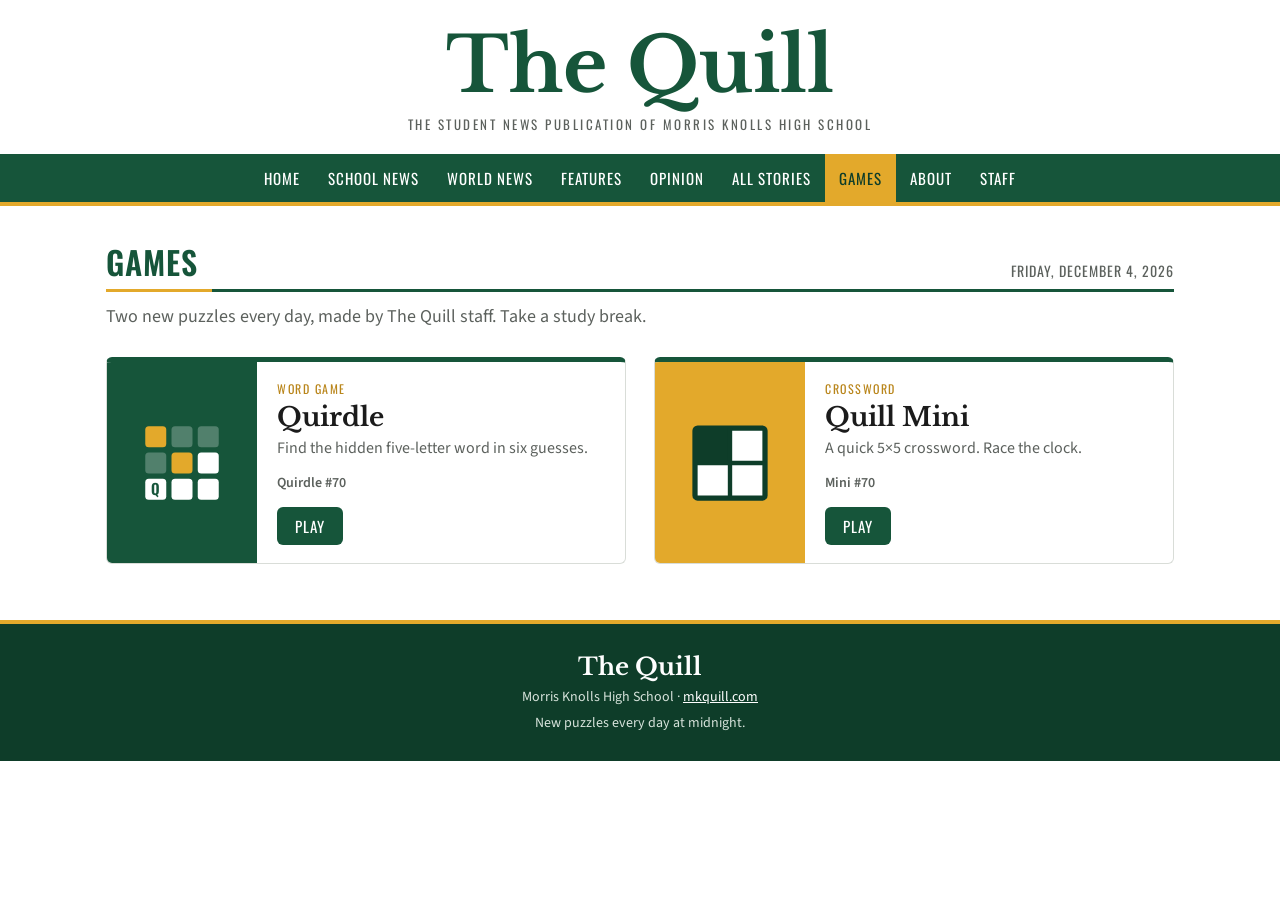
<file: quill-games/index.html>
<!doctype html>
<html lang="en">
<head>
  <meta charset="utf-8">
  <meta name="viewport" content="width=device-width, initial-scale=1">
  <meta name="color-scheme" content="light only">
  <title>Games – The Quill</title>
  <meta name="description" content="Daily word games and puzzles from The Quill: Quirdle and the Quill Mini crossword.">
  <link rel="preconnect" href="https://fonts.googleapis.com">
  <link rel="preconnect" href="https://fonts.gstatic.com" crossorigin>
  <link href="https://fonts.googleapis.com/css2?family=Libre+Baskerville:wght@400;700&family=Oswald:wght@400;500;600&family=Source+Sans+3:wght@400;600;700&display=swap" rel="stylesheet">
  <link rel="stylesheet" href="css/games.css">
</head>
<body>
  <header class="site-masthead">
    <a class="logo" href="https://mkquill.com/">The Quill</a>
    <div class="tagline">The Student News Publication of Morris Knolls High School</div>
  </header>

  <nav class="site-nav" aria-label="Sections">
    <ul>
      <li><a href="https://mkquill.com/">Home</a></li>
      <li><a href="https://mkquill.com/category/school-news/">School News</a></li>
      <li><a href="https://mkquill.com/category/world-news/">World News</a></li>
      <li><a href="https://mkquill.com/category/features/">Features</a></li>
      <li><a href="https://mkquill.com/category/opinion/">Opinion</a></li>
      <li><a href="https://mkquill.com/category/all-stories/">All Stories</a></li>
      <li><a href="index.html" aria-current="page">Games</a></li>
      <li><a href="https://mkquill.com/about/">About</a></li>
      <li><a href="https://mkquill.com/staff/">Staff</a></li>
    </ul>
  </nav>

  <main class="hub">
    <div class="section-head">
      <h1>Games</h1>
      <span class="date" id="today"></span>
    </div>
    <p class="hub-intro">Two new puzzles every day, made by The Quill staff. Take a study break.</p>

    <section class="game-grid">
      <a class="game-card quirdle" href="quirdle.html">
        <div class="art" aria-hidden="true">
          <svg viewBox="0 0 96 96">
            <rect x="6" y="6" width="24" height="24" rx="4" fill="#e3a92b"/>
            <rect x="36" y="6" width="24" height="24" rx="4" fill="#ffffff" fill-opacity="0.25"/>
            <rect x="66" y="6" width="24" height="24" rx="4" fill="#ffffff" fill-opacity="0.25"/>
            <rect x="6" y="36" width="24" height="24" rx="4" fill="#ffffff" fill-opacity="0.25"/>
            <rect x="36" y="36" width="24" height="24" rx="4" fill="#e3a92b"/>
            <rect x="66" y="36" width="24" height="24" rx="4" fill="#ffffff"/>
            <rect x="6" y="66" width="24" height="24" rx="4" fill="#ffffff"/>
            <rect x="36" y="66" width="24" height="24" rx="4" fill="#ffffff"/>
            <rect x="66" y="66" width="24" height="24" rx="4" fill="#ffffff"/>
            <text x="18" y="85" font-family="Oswald, Arial" font-weight="600" font-size="17" fill="#16553a" text-anchor="middle">Q</text>
          </svg>
        </div>
        <div class="body">
          <span class="kicker">Word game</span>
          <h2>Quirdle</h2>
          <p class="desc">Find the hidden five-letter word in six guesses.</p>
          <div class="status" id="quirdle-status"></div>
          <span class="play">Play</span>
        </div>
      </a>

      <a class="game-card mini" href="mini.html">
        <div class="art" aria-hidden="true">
          <svg viewBox="0 0 96 96">
            <!-- 2x2 crossword: one black square, three open squares -->
            <rect x="8" y="8" width="80" height="80" rx="3" fill="#ffffff" stroke="#0e3d29" stroke-width="6"/>
            <rect x="8" y="8" width="40" height="40" fill="#0e3d29"/>
            <line x1="48" y1="8" x2="48" y2="88" stroke="#0e3d29" stroke-width="5"/>
            <line x1="8" y1="48" x2="88" y2="48" stroke="#0e3d29" stroke-width="5"/>
          </svg>
        </div>
        <div class="body">
          <span class="kicker">Crossword</span>
          <h2>Quill Mini</h2>
          <p class="desc">A quick 5&times;5 crossword. Race the clock.</p>
          <div class="status" id="mini-status"></div>
          <span class="play">Play</span>
        </div>
      </a>
    </section>
  </main>

  <footer class="site-footer">
    <div class="logo">The Quill</div>
    <div>Morris Knolls High School &middot; <a href="https://mkquill.com/">mkquill.com</a></div>
    <div style="margin-top:6px">New puzzles every day at midnight.</div>
  </footer>

  <script src="js/common.js"></script>
  <script>
    (function () {
      var day = Quill.puzzleNumber();
      document.getElementById("today").textContent = Quill.prettyDate();

      var q = Quill.load("quirdle-state", null);
      var qs = document.getElementById("quirdle-status");
      if (q && q.day === day) {
        if (q.status === "won") { qs.textContent = "✓ Solved in " + q.guesses.length + "/6"; qs.classList.add("done"); }
        else if (q.status === "lost") qs.textContent = "Better luck tomorrow";
        else if (q.guesses.length) qs.textContent = "In progress · " + q.guesses.length + "/6 guesses";
      }
      if (!qs.textContent) qs.textContent = "Quirdle #" + (day + 1);

      var m = Quill.load("mini-state", null);
      var ms = document.getElementById("mini-status");
      if (m && m.day === day && m.done) { ms.textContent = "✓ Solved in " + Quill.formatTime(m.seconds); ms.classList.add("done"); }
      else if (m && m.day === day && m.started) ms.textContent = "In progress · " + Quill.formatTime(m.seconds);
      else ms.textContent = "Mini #" + (day + 1);
    })();
  </script>
</body>
</html>
</file>
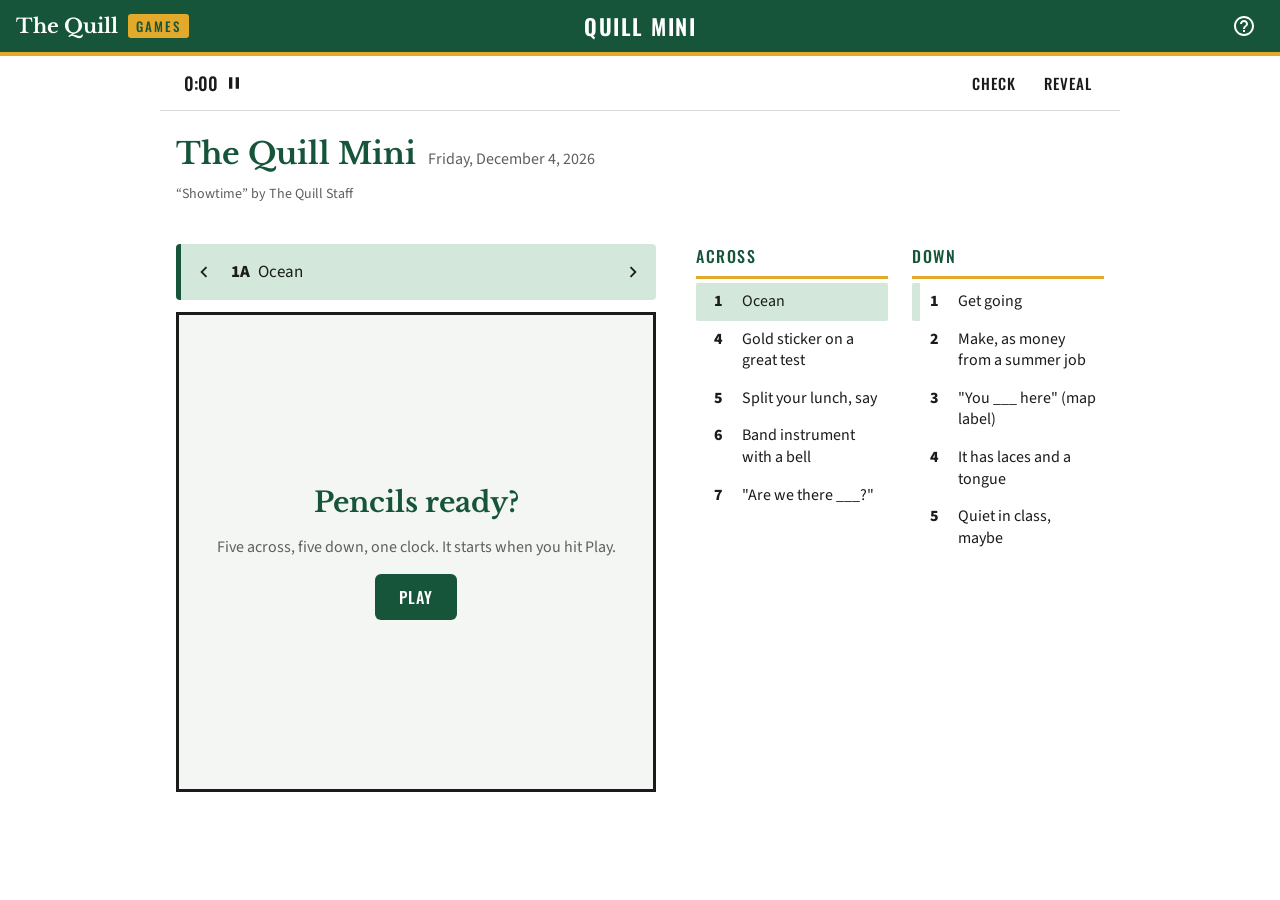
<file: quill-games/mini.html>
<!doctype html>
<html lang="en">
<head>
  <meta charset="utf-8">
  <meta name="viewport" content="width=device-width, initial-scale=1">
  <meta name="color-scheme" content="light only">
  <title>Quill Mini – The Quill Games</title>
  <meta name="description" content="The Quill Mini: a quick 5x5 daily crossword from The Quill at Morris Knolls High School.">
  <link rel="preconnect" href="https://fonts.googleapis.com">
  <link rel="preconnect" href="https://fonts.gstatic.com" crossorigin>
  <link href="https://fonts.googleapis.com/css2?family=Libre+Baskerville:wght@400;700&family=Oswald:wght@400;500;600&family=Source+Sans+3:wght@400;600;700&display=swap" rel="stylesheet">
  <link rel="stylesheet" href="css/games.css">
  <style>
    .toolbar {
      display: flex;
      align-items: center;
      justify-content: space-between;
      max-width: 960px;
      margin: 0 auto;
      padding: 8px 16px;
      border-bottom: 1px solid var(--line);
    }
    .timer {
      display: flex;
      align-items: center;
      gap: 6px;
      font-family: var(--display);
      font-weight: 500;
      font-variant-numeric: tabular-nums;
      font-size: 18px;
      background: none;
      border: 0;
      color: var(--text);
      padding: 6px 8px;
      border-radius: 4px;
    }
    .timer:hover { background: var(--surface); }
    .timer svg { width: 20px; height: 20px; }
    .menus { display: flex; gap: 4px; }
    .menu { position: relative; }
    .menu > button {
      background: none;
      border: 0;
      color: var(--text);
      font-family: var(--display);
      text-transform: uppercase;
      letter-spacing: 1px;
      font-size: 15px;
      font-weight: 500;
      padding: 8px 12px;
      border-radius: 4px;
    }
    .menu > button:hover, .menu.open > button { background: var(--surface); }
    .menu ul {
      display: none;
      position: absolute;
      right: 0;
      top: 100%;
      list-style: none;
      margin: 4px 0 0;
      padding: 6px 0;
      background: var(--bg);
      border: 1px solid var(--line);
      border-radius: 6px;
      box-shadow: var(--shadow);
      min-width: 150px;
      z-index: 50;
    }
    .menu.open ul { display: block; }
    .menu li button {
      display: block;
      width: 100%;
      text-align: left;
      background: none;
      border: 0;
      color: var(--text);
      padding: 10px 16px;
      font-size: 15px;
    }
    .menu li button:hover { background: var(--surface); }

    .layout {
      max-width: 960px;
      margin: 0 auto;
      padding: 24px 16px;
      display: grid;
      grid-template-columns: minmax(0, 480px) minmax(0, 1fr);
      gap: 40px;
      align-items: start;
    }
    .puzzle-meta {
      grid-column: 1 / -1;
      display: flex;
      align-items: baseline;
      gap: 12px;
      flex-wrap: wrap;
    }
    .puzzle-meta h1 { font-family: var(--serif); font-size: 30px; margin: 0; color: var(--heading); }
    .puzzle-meta .date { font-size: 16px; color: var(--muted); }
    .puzzle-meta .byline { font-size: 14px; color: var(--muted); width: 100%; }

    .clue-bar {
      display: flex;
      align-items: center;
      background: var(--cell-word);
      color: var(--text);
      min-height: 56px;
      border-radius: 4px;
      border-left: 5px solid var(--brand);
      margin-bottom: 12px;
      font-size: 17px;
    }
    .clue-bar .text { flex: 1; padding: 8px 4px; }
    .clue-bar .num { font-weight: 800; margin-right: 8px; }
    .clue-bar button {
      background: none;
      border: 0;
      color: inherit;
      align-self: stretch;
      padding: 0 12px;
      display: flex;
      align-items: center;
    }
    .clue-bar svg { width: 22px; height: 22px; }

    .grid-wrap { position: relative; container-type: inline-size; }
    .grid {
      display: grid;
      /* Fixed tracks so letters never resize the squares. */
      grid-template-columns: repeat(5, minmax(0, 1fr));
      grid-template-rows: repeat(5, minmax(0, 1fr));
      border: 3px solid var(--grid-border);
      aspect-ratio: 1;
      width: 100%;
      user-select: none;
      touch-action: manipulation;
    }
    .cell {
      position: relative;
      border: 1px solid var(--tile-filled);
      background: var(--cell-bg);
      display: flex;
      align-items: center;
      justify-content: center;
      min-width: 0;
      min-height: 0;
      overflow: hidden;
      line-height: 1;
      font-size: 11cqw;
      font-weight: 500;
      text-transform: uppercase;
      cursor: pointer;
    }
    .cell.block { background: var(--block); cursor: default; }
    .cell.in-word { background: var(--cell-word); }
    .cell.active { background: var(--cell-active); }
    .cell .n {
      position: absolute;
      top: 3px;
      left: 4px;
      font-size: 3.2cqw;
      line-height: 1;
      font-weight: 600;
    }
    .cell.wrong .ch { color: #d0021b; }
    .cell.wrong::after {
      content: "";
      position: absolute;
      inset: 0;
      background: linear-gradient(to top right, transparent calc(50% - 1px), #d0021b, transparent calc(50% + 1px));
    }
    .cell.revealed::before {
      content: "";
      position: absolute;
      top: 0;
      right: 0;
      border-style: solid;
      border-width: 0 12px 12px 0;
      border-color: transparent #2860d8 transparent transparent;
    }
    .cell.good .ch { color: #2860d8; }
    .grid.solved .cell:not(.block) { background: var(--cell-bg); }
    .grid.solved .cell:not(.block) .ch { animation: wave 0.5s ease; animation-delay: var(--d); }
    @keyframes wave {
      50% { transform: translateY(-8px); }
    }

    .cover {
      position: absolute;
      inset: 0;
      background: var(--surface);
      display: none;
      flex-direction: column;
      align-items: center;
      justify-content: center;
      text-align: center;
      gap: 16px;
      padding: 24px;
      border: 3px solid var(--grid-border);
    }
    .cover.show { display: flex; }
    .cover h2 { font-family: var(--serif); font-size: 28px; margin: 0; color: var(--heading); }
    .cover p { margin: 0; color: var(--muted); }

    .clue-lists {
      display: grid;
      grid-template-columns: 1fr 1fr;
      gap: 24px;
    }
    .clue-lists h3 {
      font-family: var(--display);
      font-size: 16px;
      font-weight: 500;
      text-transform: uppercase;
      letter-spacing: 1.5px;
      color: var(--heading);
      border-bottom: 3px solid var(--gold);
      padding-bottom: 8px;
      margin: 0 0 4px;
    }
    .clue-lists ol { list-style: none; margin: 0; padding: 0; }
    .clue-lists li {
      display: flex;
      gap: 10px;
      padding: 8px 8px 8px 10px;
      border-left: 8px solid transparent;
      cursor: pointer;
      line-height: 1.35;
      border-radius: 2px;
    }
    .clue-lists li .num { font-weight: 800; min-width: 18px; }
    .clue-lists li.cross { border-left-color: var(--cell-word); }
    .clue-lists li.current { background: var(--cell-word); }
    .clue-lists li.filled .txt { color: var(--muted); }

    .touch-kb { display: none; margin-top: 12px; }

    @media (max-width: 760px) {
      .layout { grid-template-columns: 1fr; gap: 16px; padding-top: 12px; }
      .puzzle-meta h1 { font-size: 24px; }
      .clue-lists { display: none; }
      .touch-kb { display: block; }
      .grid-col { max-width: 480px; margin: 0 auto; width: 100%; }
      .puzzle-meta .byline { display: none; }
      .grid-wrap { width: min(100%, max(260px, calc(100dvh - 450px))); margin: 0 auto; }
    }
  </style>
</head>
<body>
  <header class="games-header">
    <a class="brand" href="index.html" aria-label="Back to The Quill Games">
      <span class="masthead">The Quill</span><span class="section">Games</span>
    </a>
    <span class="title">Quill Mini</span>
    <div class="header-actions">
      <button class="icon-btn" data-open="help-modal" aria-label="How to play">
        <svg viewBox="0 0 24 24" fill="currentColor"><path d="M11 18h2v-2h-2v2zm1-16C6.48 2 2 6.48 2 12s4.48 10 10 10 10-4.48 10-10S17.52 2 12 2zm0 18c-4.41 0-8-3.59-8-8s3.59-8 8-8 8 3.59 8 8-3.59 8-8 8zm0-14c-2.21 0-4 1.79-4 4h2c0-1.1.9-2 2-2s2 .9 2 2c0 2-3 1.75-3 5h2c0-2.25 3-2.5 3-5 0-2.21-1.79-4-4-4z"/></svg>
      </button>
    </div>
  </header>

  <div class="toolbar">
    <button class="timer" id="timer" aria-label="Pause">
      <span id="timer-text">0:00</span>
      <svg id="pause-icon" viewBox="0 0 24 24" fill="currentColor"><path d="M6 19h4V5H6v14zm8-14v14h4V5h-4z"/></svg>
    </button>
    <div class="menus">
      <div class="menu" id="check-menu">
        <button type="button">Check</button>
        <ul>
          <li><button data-check="cell">Square</button></li>
          <li><button data-check="word">Word</button></li>
          <li><button data-check="puzzle">Puzzle</button></li>
        </ul>
      </div>
      <div class="menu" id="reveal-menu">
        <button type="button">Reveal</button>
        <ul>
          <li><button data-reveal="cell">Square</button></li>
          <li><button data-reveal="word">Word</button></li>
          <li><button data-reveal="puzzle">Puzzle</button></li>
          <li><button data-reset>Reset puzzle</button></li>
        </ul>
      </div>
    </div>
  </div>

  <div class="layout">
    <div class="puzzle-meta">
      <h1>The Quill Mini</h1>
      <span class="date" id="date"></span>
      <span class="byline" id="byline"></span>
    </div>

    <div class="grid-col">
      <div class="clue-bar">
        <button id="prev-clue" aria-label="Previous clue">
          <svg viewBox="0 0 24 24" fill="currentColor"><path d="M15.41 7.41 14 6l-6 6 6 6 1.41-1.41L10.83 12z"/></svg>
        </button>
        <div class="text"><span class="num" id="bar-num"></span><span id="bar-text"></span></div>
        <button id="next-clue" aria-label="Next clue">
          <svg viewBox="0 0 24 24" fill="currentColor"><path d="M10 6 8.59 7.41 13.17 12l-4.58 4.59L10 18l6-6z"/></svg>
        </button>
      </div>
      <div class="grid-wrap">
        <div class="grid" id="grid" aria-label="Crossword grid"></div>
        <div class="cover" id="start-cover">
          <h2>Pencils ready?</h2>
          <p>Five across, five down, one clock. It starts when you hit Play.</p>
          <button class="btn" id="start-btn">Play</button>
        </div>
        <div class="cover" id="pause-cover">
          <h2>Taking a break</h2>
          <p>The clock is stopped. Your answers are saved.</p>
          <button class="btn" id="resume-btn">Resume</button>
        </div>
      </div>
      <div class="keyboard touch-kb" id="keyboard"></div>
    </div>

    <div class="clue-lists">
      <div><h3>Across</h3><ol id="across-list"></ol></div>
      <div><h3>Down</h3><ol id="down-list"></ol></div>
    </div>
  </div>

  <div class="modal-backdrop" id="help-modal">
    <div class="modal" role="dialog" aria-labelledby="help-title">
      <button class="icon-btn close" data-close aria-label="Close">
        <svg viewBox="0 0 24 24" fill="currentColor"><path d="M19 6.41 17.59 5 12 10.59 6.41 5 5 6.41 10.59 12 5 17.59 6.41 19 12 13.41 17.59 19 19 17.59 13.41 12z"/></svg>
      </button>
      <h2 id="help-title">How to Play the Quill Mini</h2>
      <ul>
        <li>Pick a square and start typing. The highlighted row or column is the clue shown above the grid.</li>
        <li>Tap the same square again (or press Space) to flip between Across and Down.</li>
        <li>Arrow keys move you around. Tab or Enter skips to the next clue.</li>
        <li>Stuck? <b>Check</b> marks wrong letters in red and <b>Reveal</b> fills in answers, but help doesn't count toward your streak or best time.</li>
      </ul>
      <p>A new puzzle goes to press every night at midnight.</p>
    </div>
  </div>

  <div class="modal-backdrop" id="done-modal">
    <div class="modal" role="dialog" aria-labelledby="done-title" style="text-align:center">
      <button class="icon-btn close" data-close aria-label="Close">
        <svg viewBox="0 0 24 24" fill="currentColor"><path d="M19 6.41 17.59 5 12 10.59 6.41 5 5 6.41 10.59 12 5 17.59 6.41 19 12 13.41 17.59 19 19 17.59 13.41 12z"/></svg>
      </button>
      <div style="font-size:44px">✏️</div>
      <h2 id="done-title">That's a wrap!</h2>
      <p id="done-text"></p>
      <div class="stats-row" id="mini-stats" style="margin-top:16px"></div>
      <div class="modal-actions">
        <button class="btn" id="share-btn">Share</button>
        <a class="btn secondary" href="quirdle.html" style="text-decoration:none">Play Quirdle</a>
      </div>
    </div>
  </div>

  <script src="js/common.js"></script>
  <script src="js/mini-puzzles.js"></script>
  <script src="js/mini.js"></script>
</body>
</html>
</file>
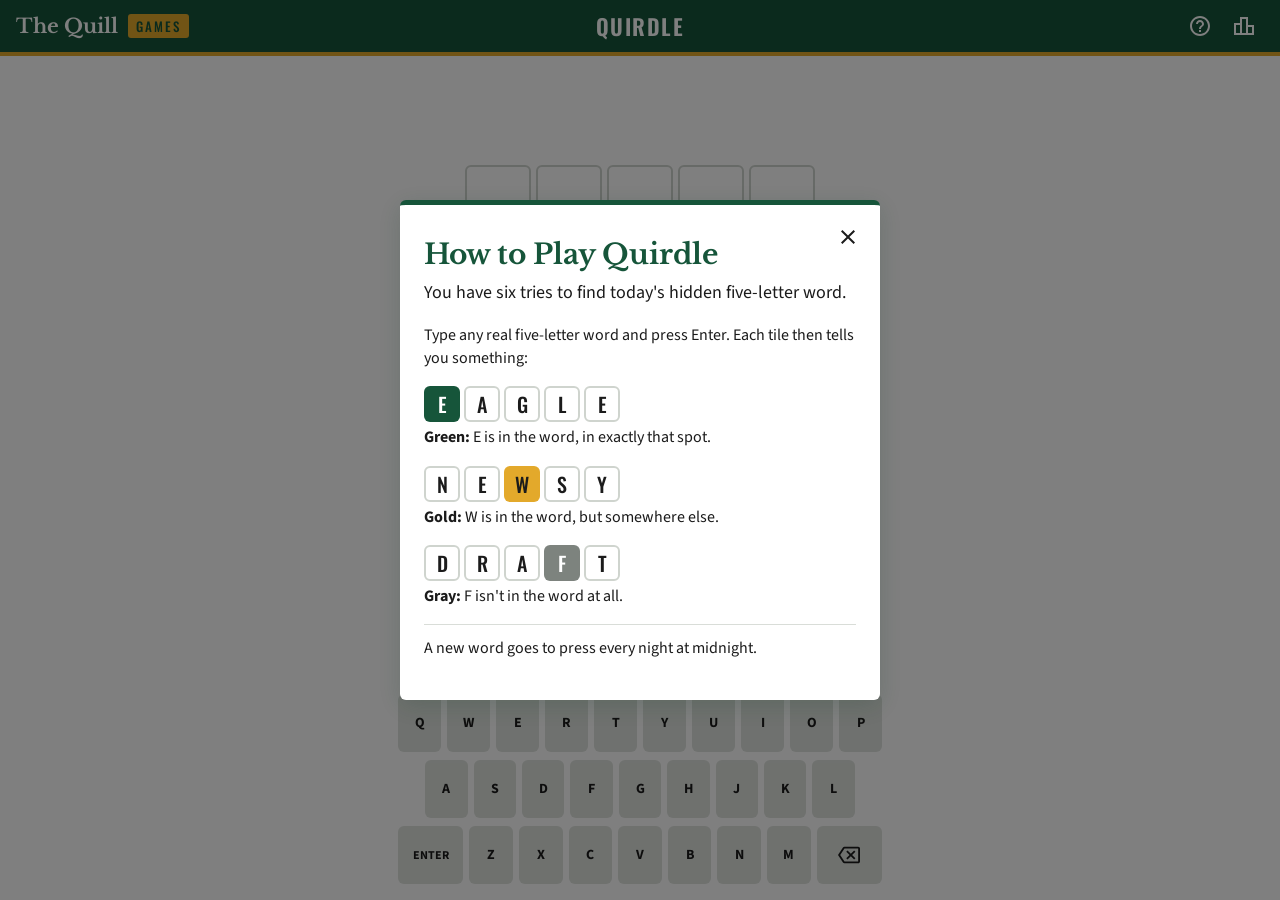
<file: quill-games/quirdle.html>
<!doctype html>
<html lang="en">
<head>
  <meta charset="utf-8">
  <meta name="viewport" content="width=device-width, initial-scale=1">
  <meta name="color-scheme" content="light only">
  <title>Quirdle – The Quill Games</title>
  <meta name="description" content="Guess the hidden five-letter word in six tries. A new Quirdle every day from The Quill.">
  <link rel="preconnect" href="https://fonts.googleapis.com">
  <link rel="preconnect" href="https://fonts.gstatic.com" crossorigin>
  <link href="https://fonts.googleapis.com/css2?family=Libre+Baskerville:wght@400;700&family=Oswald:wght@400;500;600&family=Source+Sans+3:wght@400;600;700&display=swap" rel="stylesheet">
  <link rel="stylesheet" href="css/games.css">
  <style>
    html, body { height: 100%; }
    body { display: flex; flex-direction: column; }
    main {
      flex: 1;
      display: flex;
      flex-direction: column;
      justify-content: space-between;
      width: 100%;
      max-width: 500px;
      margin: 0 auto;
      min-height: 0;
    }
    .board-wrap {
      flex: 1;
      display: flex;
      align-items: center;
      justify-content: center;
      min-height: 0;
      padding: 12px;
    }
    .board {
      display: grid;
      grid-template-rows: repeat(6, 1fr);
      gap: 5px;
      width: min(350px, 100%, calc((100dvh - 56px - 220px) * 5 / 6));
      aspect-ratio: 5 / 6;
    }
    .row {
      display: grid;
      grid-template-columns: repeat(5, 1fr);
      gap: 5px;
    }
    .row.shake { animation: shake 0.6s; }
    .tile {
      border: 2px solid var(--tile-border);
      border-radius: 6px;
      display: flex;
      align-items: center;
      justify-content: center;
      font-size: clamp(20px, 8vw, 32px);
      font-family: var(--display);
      font-weight: 500;
      text-transform: uppercase;
      user-select: none;
    }
    .tile.filled { border-color: var(--tile-filled); animation: tilepop 0.1s; }
    .tile.correct, .tile.present, .tile.absent { border: 0; color: #fff; }
    .tile.correct { background: var(--correct); }
    .tile.present { background: var(--present); color: #1b1b1b; }
    .tile.absent { background: var(--absent); }
    .tile.flip { animation: flip 0.5s ease forwards; }
    .tile.bounce { animation: bounce 1s ease; }

    @keyframes tilepop {
      from { transform: scale(0.8); }
      40% { transform: scale(1.1); }
    }
    @keyframes flip {
      0% { transform: rotateX(0); }
      50% { transform: rotateX(-90deg); }
      100% { transform: rotateX(0); }
    }
    @keyframes shake {
      10%, 90% { transform: translateX(-1px); }
      20%, 80% { transform: translateX(2px); }
      30%, 50%, 70% { transform: translateX(-4px); }
      40%, 60% { transform: translateX(4px); }
    }
    @keyframes bounce {
      0%, 20% { transform: translateY(0); }
      40% { transform: translateY(-30px); }
      50% { transform: translateY(5px); }
      60% { transform: translateY(-15px); }
      80% { transform: translateY(2px); }
      100% { transform: translateY(0); }
    }

    .example { display: flex; gap: 4px; margin: 8px 0 4px; }
    .example .tile { width: 36px; height: 36px; font-size: 20px; }
    .countdown { font-size: 28px; font-weight: 600; font-variant-numeric: tabular-nums; }
    .reveal-word { text-align: center; font-size: 15px; color: var(--muted); }
  </style>
</head>
<body>
  <header class="games-header">
    <a class="brand" href="index.html" aria-label="Back to The Quill Games">
      <span class="masthead">The Quill</span><span class="section">Games</span>
    </a>
    <span class="title">Quirdle</span>
    <div class="header-actions">
      <button class="icon-btn" data-open="help-modal" aria-label="How to play">
        <svg viewBox="0 0 24 24" fill="currentColor"><path d="M11 18h2v-2h-2v2zm1-16C6.48 2 2 6.48 2 12s4.48 10 10 10 10-4.48 10-10S17.52 2 12 2zm0 18c-4.41 0-8-3.59-8-8s3.59-8 8-8 8 3.59 8 8-3.59 8-8 8zm0-14c-2.21 0-4 1.79-4 4h2c0-1.1.9-2 2-2s2 .9 2 2c0 2-3 1.75-3 5h2c0-2.25 3-2.5 3-5 0-2.21-1.79-4-4-4z"/></svg>
      </button>
      <button class="icon-btn" id="stats-btn" aria-label="Statistics">
        <svg viewBox="0 0 24 24" fill="currentColor"><path d="M16 11V3H8v6H2v12h20V11h-6zm-6-6h4v14h-4V5zm-6 6h4v8H4v-8zm16 8h-4v-6h4v6z"/></svg>
      </button>
    </div>
  </header>

  <main>
    <div class="board-wrap"><div class="board" id="board" aria-label="Quirdle board"></div></div>
    <div class="keyboard" id="keyboard" aria-label="Keyboard"></div>
  </main>

  <div class="modal-backdrop" id="help-modal">
    <div class="modal" role="dialog" aria-labelledby="help-title">
      <button class="icon-btn close" data-close aria-label="Close">
        <svg viewBox="0 0 24 24" fill="currentColor"><path d="M19 6.41 17.59 5 12 10.59 6.41 5 5 6.41 10.59 12 5 17.59 6.41 19 12 13.41 17.59 19 19 17.59 13.41 12z"/></svg>
      </button>
      <h2 id="help-title">How to Play Quirdle</h2>
      <p style="font-size:18px;margin-top:0">You have six tries to find today's hidden five-letter word.</p>
      <p>Type any real five-letter word and press Enter. Each tile then tells you something:</p>
      <div class="example"><div class="tile correct">E</div><div class="tile">A</div><div class="tile">G</div><div class="tile">L</div><div class="tile">E</div></div>
      <p style="margin-top:0"><b>Green:</b> E is in the word, in exactly that spot.</p>
      <div class="example"><div class="tile">N</div><div class="tile">E</div><div class="tile present">W</div><div class="tile">S</div><div class="tile">Y</div></div>
      <p style="margin-top:0"><b>Gold:</b> W is in the word, but somewhere else.</p>
      <div class="example"><div class="tile">D</div><div class="tile">R</div><div class="tile">A</div><div class="tile absent">F</div><div class="tile">T</div></div>
      <p style="margin-top:0"><b>Gray:</b> F isn't in the word at all.</p>
      <p style="border-top:1px solid var(--line);padding-top:12px">A new word goes to press every night at midnight.</p>
    </div>
  </div>

  <div class="modal-backdrop" id="stats-modal">
    <div class="modal" role="dialog" aria-labelledby="stats-title">
      <button class="icon-btn close" data-close aria-label="Close">
        <svg viewBox="0 0 24 24" fill="currentColor"><path d="M19 6.41 17.59 5 12 10.59 6.41 5 5 6.41 10.59 12 5 17.59 6.41 19 12 13.41 17.59 19 19 17.59 13.41 12z"/></svg>
      </button>
      <h2 id="stats-title" style="text-align:center">Statistics</h2>
      <p class="reveal-word" id="reveal-word" hidden></p>
      <div class="stats-row" id="stats-row"></div>
      <h3>Guess Distribution</h3>
      <div id="dist"></div>
      <div id="finished" hidden>
        <div class="modal-actions" style="align-items:center">
          <div style="text-align:center">
            <div style="font-family:var(--display);font-size:13px;text-transform:uppercase;letter-spacing:1px">Next Quirdle in</div>
            <div class="countdown" id="countdown">--:--:--</div>
          </div>
          <button class="btn" id="share-btn">
            Share
            <svg width="20" height="20" viewBox="0 0 24 24" fill="currentColor"><path d="M18 16.08c-.76 0-1.44.3-1.96.77L8.91 12.7c.05-.23.09-.46.09-.7s-.04-.47-.09-.7l7.05-4.11c.54.5 1.25.81 2.04.81 1.66 0 3-1.34 3-3s-1.34-3-3-3-3 1.34-3 3c0 .24.04.47.09.7L8.04 9.81C7.5 9.31 6.79 9 6 9c-1.66 0-3 1.34-3 3s1.34 3 3 3c.79 0 1.5-.31 2.04-.81l7.12 4.16c-.05.21-.08.43-.08.65 0 1.61 1.31 2.92 2.92 2.92s2.92-1.31 2.92-2.92-1.31-2.92-2.92-2.92z"/></svg>
          </button>
        </div>
        <p style="text-align:center;margin-top:20px"><a href="mini.html">Try today's Quill Mini →</a></p>
      </div>
    </div>
  </div>

  <script src="js/common.js"></script>
  <script src="js/quirdle-valid.js"></script>
  <script src="js/quirdle-answers.js"></script>
  <script src="js/quirdle.js"></script>
</body>
</html>
</file>
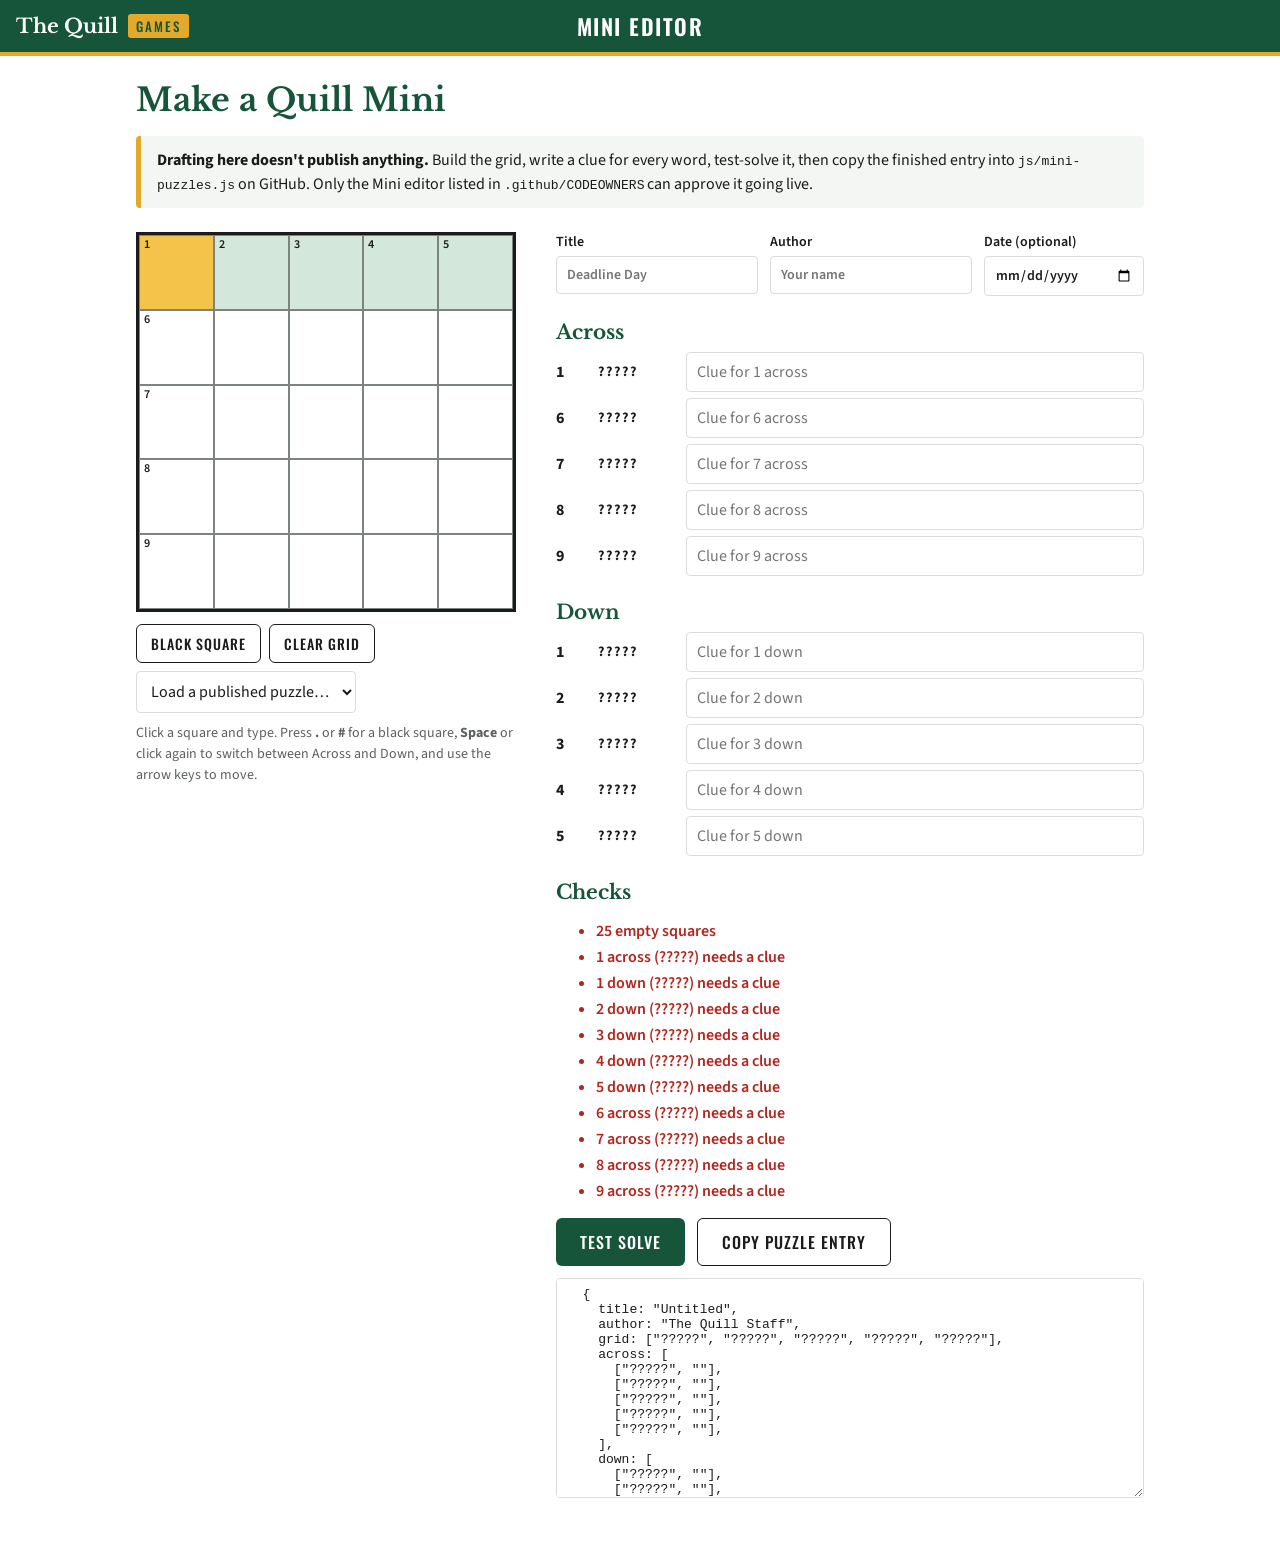
<file: quill-games/editor/mini.html>
<!doctype html>
<html lang="en">
<head>
  <meta charset="utf-8">
  <meta name="viewport" content="width=device-width, initial-scale=1">
  <meta name="color-scheme" content="light only">
  <meta name="robots" content="noindex, nofollow">
  <title>Quill Mini Editor – The Quill Games</title>
  <link rel="preconnect" href="https://fonts.googleapis.com">
  <link rel="preconnect" href="https://fonts.gstatic.com" crossorigin>
  <link href="https://fonts.googleapis.com/css2?family=Libre+Baskerville:wght@400;700&family=Oswald:wght@400;500;600&family=Source+Sans+3:wght@400;600;700&display=swap" rel="stylesheet">
  <link rel="stylesheet" href="../css/games.css">
  <style>
    .wrap { max-width: 1040px; margin: 0 auto; padding: 24px 16px 64px; }
    h1, h2 { font-family: var(--serif); color: var(--heading); }
    h1 { margin: 0 0 8px; }
    h2 { font-size: 20px; margin: 24px 0 8px; }
    .note {
      background: var(--surface);
      border-left: 5px solid var(--gold);
      padding: 12px 16px;
      border-radius: 4px;
      line-height: 1.5;
    }
    .cols { display: grid; grid-template-columns: minmax(0, 380px) minmax(0, 1fr); gap: 40px; margin-top: 24px; }
    @media (max-width: 820px) { .cols { grid-template-columns: 1fr; } }
    .grid-wrap { container-type: inline-size; }
    .grid {
      display: grid;
      grid-template-columns: repeat(5, minmax(0, 1fr));
      grid-template-rows: repeat(5, minmax(0, 1fr));
      aspect-ratio: 1;
      border: 3px solid var(--grid-border);
      user-select: none;
    }
    .cell {
      position: relative;
      border: 1px solid var(--tile-filled);
      background: var(--cell-bg);
      display: flex;
      align-items: center;
      justify-content: center;
      font-size: 11cqw;
      line-height: 1;
      text-transform: uppercase;
      cursor: pointer;
      min-width: 0;
      min-height: 0;
      overflow: hidden;
    }
    .cell.block { background: var(--block); }
    .cell.in-word { background: var(--cell-word); }
    .cell.active { background: var(--cell-active); }
    .cell.block.active { outline: 4px solid var(--cell-active); outline-offset: -4px; }
    .cell .n { position: absolute; top: 3px; left: 4px; font-size: 3.2cqw; font-weight: 600; }
    .tools { display: flex; gap: 8px; flex-wrap: wrap; margin-top: 12px; }
    .tools .btn { padding: 8px 14px; font-size: 14px; }
    .hint { color: var(--muted); font-size: 14px; line-height: 1.5; margin-top: 10px; }
    label { display: flex; flex-direction: column; gap: 4px; font-weight: 600; font-size: 14px; }
    input, select, textarea {
      font: inherit;
      padding: 8px 10px;
      border: 1px solid var(--line);
      border-radius: 4px;
      background: #fff;
      color: var(--text);
      width: 100%;
    }
    .meta { display: grid; grid-template-columns: 1fr 1fr 160px; gap: 12px; }
    @media (max-width: 560px) { .meta { grid-template-columns: 1fr; } }
    .clue-row { display: grid; grid-template-columns: 34px 80px 1fr; gap: 8px; align-items: center; margin: 6px 0; }
    .clue-row .num { font-weight: 700; }
    .clue-row .ans { font-weight: 700; letter-spacing: 2px; font-size: 14px; }
    .checks li { margin: 4px 0; }
    .checks .warn { color: #b3261e; font-weight: 600; }
    .checks .ok { color: var(--correct); font-weight: 600; }
    textarea { min-height: 220px; font-family: ui-monospace, Menlo, Consolas, monospace; font-size: 13px; }
    .actions { display: flex; gap: 12px; flex-wrap: wrap; margin: 12px 0; }
  </style>
</head>
<body>
  <header class="games-header">
    <a class="brand" href="../index.html"><span class="masthead">The Quill</span><span class="section">Games</span></a>
    <span class="title">Mini Editor</span>
    <span></span>
  </header>

  <main class="wrap">
    <h1>Make a Quill Mini</h1>
    <p class="note">
      <b>Drafting here doesn't publish anything.</b> Build the grid, write a clue for every word,
      test-solve it, then copy the finished entry into <code>js/mini-puzzles.js</code> on GitHub.
      Only the Mini editor listed in <code>.github/CODEOWNERS</code> can approve it going live.
    </p>

    <div class="cols">
      <div>
        <div class="grid-wrap"><div class="grid" id="grid"></div></div>
        <div class="tools">
          <button class="btn secondary" id="block-btn">Black square</button>
          <button class="btn secondary" id="clear-btn">Clear grid</button>
          <select id="load" style="width:auto"><option value="">Load a published puzzle…</option></select>
        </div>
        <p class="hint">
          Click a square and type. Press <b>.</b> or <b>#</b> for a black square, <b>Space</b> or click again
          to switch between Across and Down, and use the arrow keys to move.
        </p>
      </div>

      <div>
        <div class="meta">
          <label>Title <input id="title" placeholder="Deadline Day"></label>
          <label>Author <input id="author" placeholder="Your name"></label>
          <label>Date (optional) <input id="date" type="date"></label>
        </div>

        <h2>Across</h2>
        <div id="across"></div>
        <h2>Down</h2>
        <div id="down"></div>

        <h2>Checks</h2>
        <ul class="checks" id="checks"></ul>

        <div class="actions">
          <button class="btn" id="test-btn">Test solve</button>
          <button class="btn secondary" id="copy-btn">Copy puzzle entry</button>
        </div>
        <textarea id="output" readonly aria-label="Puzzle entry to paste into mini-puzzles.js"></textarea>
      </div>
    </div>
  </main>

  <script src="../js/common.js"></script>
  <script src="../js/quirdle-valid.js"></script>
  <script src="../js/quirdle-answers.js"></script>
  <script src="../js/mini-puzzles.js"></script>
  <script>
  (function () {
    var SIZE = 5;
    var DRAFT_KEY = "mini-editor-draft";
    // 5-letter words we know are real. Shorter words aren't checked.
    var dictionary = new Set(window.QUIRDLE_VALID.split(" ").concat(window.QUIRDLE_ANSWERS));

    var draft = Quill.load(DRAFT_KEY, null) || blank();
    var sel = { r: 0, c: 0 };
    var dir = "across";
    var words = [];

    function blank() {
      return { cells: new Array(SIZE * SIZE).fill(""), clues: {}, title: "", author: "", date: "" };
    }
    function i(r, c) { return r * SIZE + c; }
    function isBlock(r, c) { return draft.cells[i(r, c)] === "#"; }

    // ---------- Grid ----------
    var gridEl = document.getElementById("grid");
    var cellEls = [];
    for (var k = 0; k < SIZE * SIZE; k++) {
      var el = document.createElement("div");
      el.className = "cell";
      el.addEventListener("click", (function (r, c) {
        return function () {
          if (sel.r === r && sel.c === c) dir = dir === "across" ? "down" : "across";
          sel = { r: r, c: c };
          render();
        };
      })(Math.floor(k / SIZE), k % SIZE));
      gridEl.appendChild(el);
      cellEls.push(el);
    }

    function findWords() {
      var list = [], numbers = {}, n = 1;
      for (var r = 0; r < SIZE; r++) {
        for (var c = 0; c < SIZE; c++) {
          if (isBlock(r, c)) continue;
          var a = (c === 0 || isBlock(r, c - 1)) && c + 1 < SIZE && !isBlock(r, c + 1);
          var d = (r === 0 || isBlock(r - 1, c)) && r + 1 < SIZE && !isBlock(r + 1, c);
          if (a || d) numbers[i(r, c)] = n++;
          if (a) list.push(word("across", r, c, 0, 1));
          if (d) list.push(word("down", r, c, 1, 0));
        }
      }
      function word(wd, r, c, dr, dc) {
        var w = { dir: wd, num: numbers[i(r, c)], cells: [], text: "" };
        while (r < SIZE && c < SIZE && !isBlock(r, c)) {
          w.cells.push(i(r, c));
          w.text += draft.cells[i(r, c)] || "?";
          r += dr; c += dc;
        }
        return w;
      }
      return { list: list, numbers: numbers };
    }

    function currentWord() {
      var at = i(sel.r, sel.c);
      return words.find(function (w) { return w.dir === dir && w.cells.indexOf(at) !== -1; });
    }

    function render() {
      var found = findWords();
      words = found.list;
      var cw = currentWord();
      for (var k = 0; k < SIZE * SIZE; k++) {
        var v = draft.cells[k];
        var el = cellEls[k];
        el.className = "cell" + (v === "#" ? " block" : "") +
          (cw && cw.cells.indexOf(k) !== -1 ? " in-word" : "") +
          (k === i(sel.r, sel.c) ? " active" : "");
        el.innerHTML = (found.numbers[k] ? '<span class="n">' + found.numbers[k] + "</span>" : "") +
          (v && v !== "#" ? v : "");
      }
      renderClues();
      renderChecks();
      document.getElementById("output").value = entryText();
      Quill.save(DRAFT_KEY, draft);
    }

    // Clues are remembered by direction + answer so they survive grid edits.
    function clueKey(w) { return w.dir + ":" + w.text; }

    function renderClues() {
      ["across", "down"].forEach(function (d) {
        var box = document.getElementById(d);
        var focused = document.activeElement && box.contains(document.activeElement) ? document.activeElement.dataset.key : null;
        box.innerHTML = "";
        words.filter(function (w) { return w.dir === d; }).forEach(function (w) {
          var row = document.createElement("div");
          row.className = "clue-row";
          row.innerHTML = '<span class="num">' + w.num + '</span><span class="ans"></span><input>';
          row.querySelector(".ans").textContent = w.text;
          var input = row.querySelector("input");
          input.value = draft.clues[clueKey(w)] || "";
          input.dataset.key = clueKey(w);
          input.placeholder = "Clue for " + w.num + " " + d;
          input.addEventListener("input", function () {
            draft.clues[input.dataset.key] = input.value;
            renderChecks();
            document.getElementById("output").value = entryText();
            Quill.save(DRAFT_KEY, draft);
          });
          box.appendChild(row);
          if (focused === input.dataset.key) input.focus();
        });
      });
    }

    function renderChecks() {
      var out = [];
      var empty = draft.cells.filter(function (v) { return !v; }).length;
      if (empty) out.push(["warn", empty + " empty square" + (empty > 1 ? "s" : "")]);
      for (var k = 0; k < SIZE * SIZE; k++) {
        if (draft.cells[k] === "#" || !draft.cells[k]) continue;
        var inA = words.some(function (w) { return w.dir === "across" && w.cells.indexOf(k) !== -1; });
        var inD = words.some(function (w) { return w.dir === "down" && w.cells.indexOf(k) !== -1; });
        if (!inA || !inD) out.push(["warn", "Row " + (Math.floor(k / SIZE) + 1) + ", column " + (k % SIZE + 1) + " is only in one word (every letter should be in an across and a down)"]);
      }
      var seen = {};
      words.forEach(function (w) {
        var label = w.num + " " + w.dir + " (" + w.text + ")";
        if (w.text.indexOf("?") === -1) {
          if (w.text.length === 5 && !dictionary.has(w.text.toLowerCase())) out.push(["warn", label + " isn't in the dictionary. Double-check it's a real word"]);
          if (seen[w.text]) out.push(["warn", w.text + " appears twice"]);
          seen[w.text] = true;
        }
        if (!(draft.clues[clueKey(w)] || "").trim()) out.push(["warn", label + " needs a clue"]);
      });
      if (!words.length) out.push(["warn", "No words yet"]);
      if (!out.length) out.push(["ok", "✓ Ready to publish"]);
      document.getElementById("checks").innerHTML = out.map(function (o) {
        return '<li class="' + o[0] + '">' + o[1] + "</li>";
      }).join("");
      return out[0][0] === "ok";
    }

    function puzzleObject() {
      var grid = [];
      for (var r = 0; r < SIZE; r++) {
        grid.push(draft.cells.slice(r * SIZE, r * SIZE + SIZE).map(function (v) { return v || "?"; }).join(""));
      }
      var clues = function (d) {
        return words.filter(function (w) { return w.dir === d; }).map(function (w) {
          return [w.text, draft.clues[clueKey(w)] || ""];
        });
      };
      var p = { title: draft.title || "Untitled", author: draft.author || "The Quill Staff" };
      if (draft.date) p.date = draft.date;
      p.grid = grid;
      p.across = clues("across");
      p.down = clues("down");
      return p;
    }

    function entryText() {
      var p = puzzleObject();
      var q = JSON.stringify;
      var lines = ["  {", "    title: " + q(p.title) + ",", "    author: " + q(p.author) + ","];
      if (p.date) lines.push("    date: " + q(p.date) + ",");
      lines.push("    grid: " + q(p.grid).replace(/,/g, ", ") + ",");
      ["across", "down"].forEach(function (d) {
        lines.push("    " + d + ": [");
        p[d].forEach(function (e) { lines.push("      [" + q(e[0]) + ", " + q(e[1]) + "],"); });
        lines.push("    ],");
      });
      lines.push("  },");
      return lines.join("\n");
    }

    // ---------- Typing ----------
    function step(forward) {
      var dr = dir === "down" ? 1 : 0, dc = dir === "across" ? 1 : 0;
      if (!forward) { dr = -dr; dc = -dc; }
      var r = sel.r + dr, c = sel.c + dc;
      if (r >= 0 && r < SIZE && c >= 0 && c < SIZE) sel = { r: r, c: c };
    }

    document.addEventListener("keydown", function (e) {
      if (e.target.matches("input, textarea, select") || e.ctrlKey || e.metaKey || e.altKey) return;
      var k = e.key, at = i(sel.r, sel.c);
      if (/^[a-zA-Z]$/.test(k)) { draft.cells[at] = k.toUpperCase(); step(true); }
      else if (k === "." || k === "#") { draft.cells[at] = draft.cells[at] === "#" ? "" : "#"; step(true); }
      else if (k === "Backspace" || k === "Delete") {
        if (draft.cells[at]) draft.cells[at] = "";
        else { step(false); draft.cells[i(sel.r, sel.c)] = ""; }
      }
      else if (k === " ") dir = dir === "across" ? "down" : "across";
      else if (k.indexOf("Arrow") === 0) {
        var dr = k === "ArrowUp" ? -1 : k === "ArrowDown" ? 1 : 0;
        var dc = k === "ArrowLeft" ? -1 : k === "ArrowRight" ? 1 : 0;
        var r = sel.r + dr, c = sel.c + dc;
        if (r >= 0 && r < SIZE && c >= 0 && c < SIZE) sel = { r: r, c: c };
      } else return;
      e.preventDefault();
      render();
    });

    document.getElementById("block-btn").addEventListener("click", function () {
      var at = i(sel.r, sel.c);
      draft.cells[at] = draft.cells[at] === "#" ? "" : "#";
      render();
    });
    document.getElementById("clear-btn").addEventListener("click", function () {
      if (!confirm("Clear the whole grid and all clues?")) return;
      draft = blank();
      fillMeta();
      render();
    });

    ["title", "author", "date"].forEach(function (f) {
      document.getElementById(f).addEventListener("input", function (e) {
        draft[f] = e.target.value;
        render();
      });
    });
    function fillMeta() {
      ["title", "author", "date"].forEach(function (f) { document.getElementById(f).value = draft[f] || ""; });
    }

    // Load a published puzzle to edit or reuse.
    var loadEl = document.getElementById("load");
    window.MINI_PUZZLES.forEach(function (p, n) {
      var o = document.createElement("option");
      o.value = n;
      o.textContent = (p.date ? p.date + " · " : "") + (p.title || "Puzzle " + (n + 1));
      loadEl.appendChild(o);
    });
    loadEl.addEventListener("change", function () {
      if (loadEl.value === "") return;
      var p = window.MINI_PUZZLES[+loadEl.value];
      draft = blank();
      draft.title = p.title || ""; draft.author = p.author || ""; draft.date = p.date || "";
      draft.cells = p.grid.join("").toUpperCase().split("").map(function (ch) { return ch === "#" ? "#" : ch; });
      ["across", "down"].forEach(function (d) {
        (p[d] || []).forEach(function (e) { draft.clues[d + ":" + e[0].toUpperCase()] = e[1]; });
      });
      loadEl.value = "";
      fillMeta();
      render();
    });

    document.getElementById("copy-btn").addEventListener("click", function () {
      if (!renderChecks() && !confirm("Some checks haven't passed. Copy anyway?")) return;
      navigator.clipboard.writeText(entryText()).then(
        function () { Quill.toast("Copied. Paste it into the list in mini-puzzles.js"); },
        function () { Quill.toast("Couldn't copy. Select the text below instead"); }
      );
    });
    document.getElementById("test-btn").addEventListener("click", function () {
      if (draft.cells.some(function (v) { return !v; })) return Quill.toast("Fill every square first");
      Quill.save("mini-preview", puzzleObject());
      window.open("../mini.html?preview", "_blank");
    });

    fillMeta();
    render();
  })();
  </script>
</body>
</html>
</file>
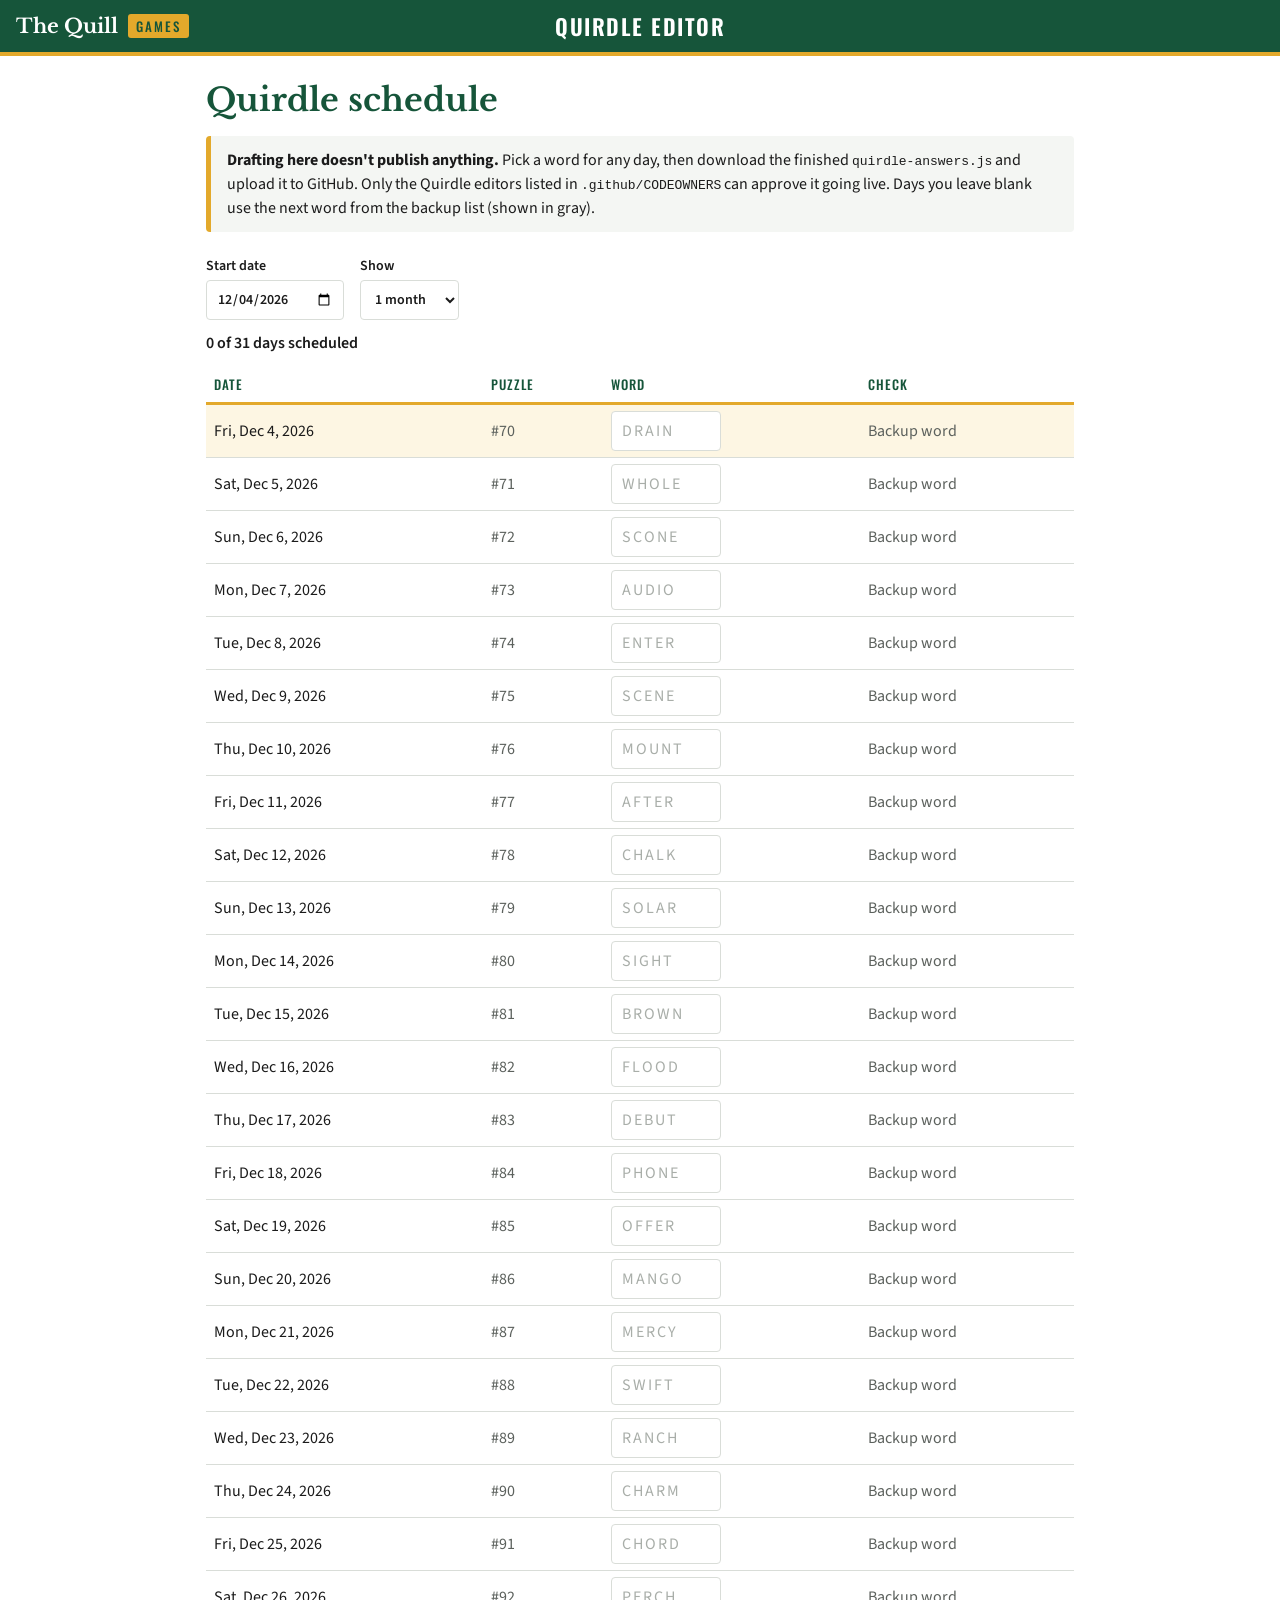
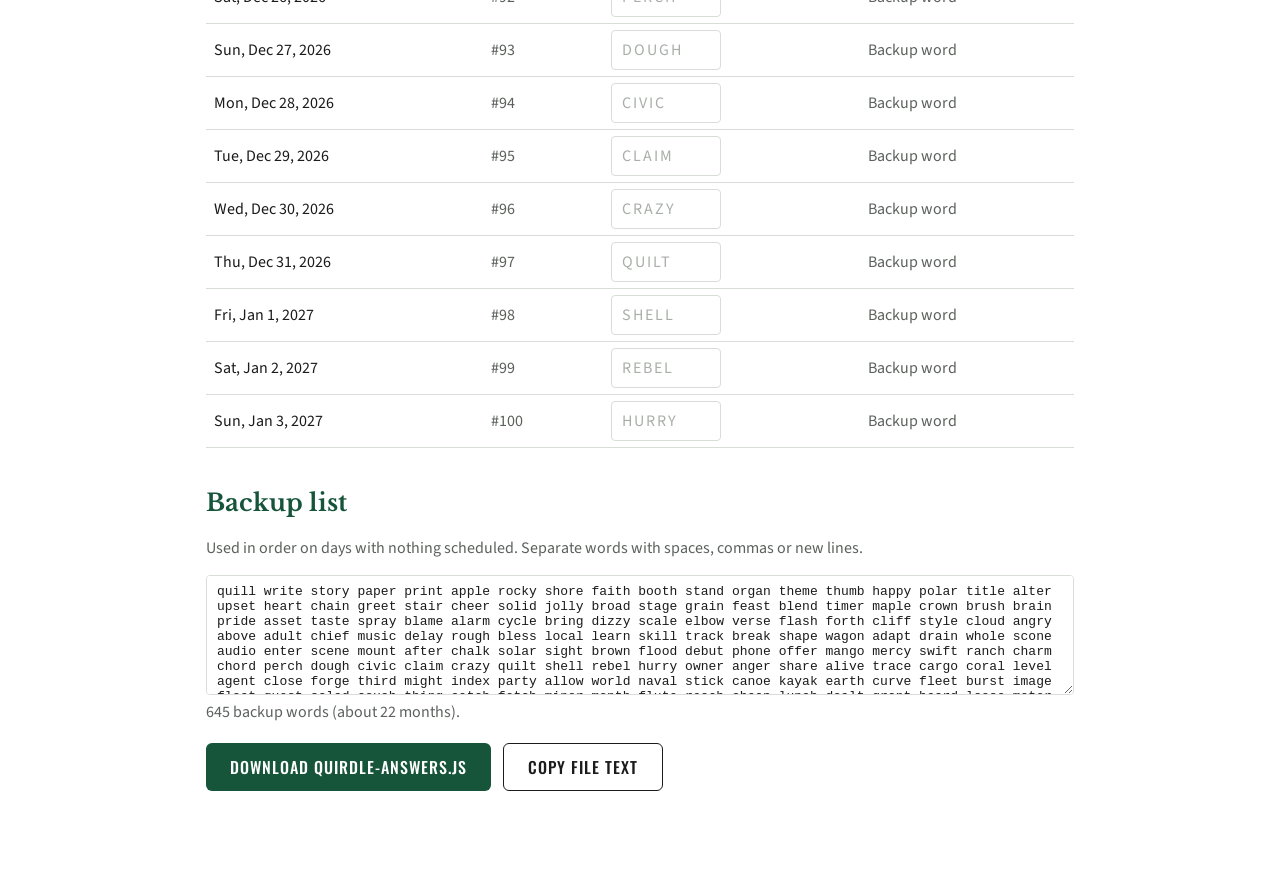
<file: quill-games/editor/quirdle.html>
<!doctype html>
<html lang="en">
<head>
  <meta charset="utf-8">
  <meta name="viewport" content="width=device-width, initial-scale=1">
  <meta name="color-scheme" content="light only">
  <meta name="robots" content="noindex, nofollow">
  <title>Quirdle Editor – The Quill Games</title>
  <link rel="preconnect" href="https://fonts.googleapis.com">
  <link rel="preconnect" href="https://fonts.gstatic.com" crossorigin>
  <link href="https://fonts.googleapis.com/css2?family=Libre+Baskerville:wght@400;700&family=Oswald:wght@400;500;600&family=Source+Sans+3:wght@400;600;700&display=swap" rel="stylesheet">
  <link rel="stylesheet" href="../css/games.css">
  <style>
    .wrap { max-width: 900px; margin: 0 auto; padding: 24px 16px 64px; }
    h1 { font-family: var(--serif); color: var(--heading); margin: 0 0 8px; }
    .note {
      background: var(--surface);
      border-left: 5px solid var(--gold);
      padding: 12px 16px;
      border-radius: 4px;
      line-height: 1.5;
    }
    .controls { display: flex; gap: 16px; flex-wrap: wrap; align-items: end; margin: 24px 0 12px; }
    label { display: flex; flex-direction: column; gap: 4px; font-weight: 600; font-size: 14px; }
    input, select, textarea {
      font: inherit;
      padding: 8px 10px;
      border: 1px solid var(--line);
      border-radius: 4px;
      background: #fff;
      color: var(--text);
    }
    table { width: 100%; border-collapse: collapse; }
    th {
      text-align: left;
      font-family: var(--display);
      font-weight: 500;
      text-transform: uppercase;
      letter-spacing: 1px;
      font-size: 13px;
      color: var(--heading);
      border-bottom: 3px solid var(--gold);
      padding: 8px;
    }
    td { border-bottom: 1px solid var(--line); padding: 6px 8px; vertical-align: middle; }
    td.num { color: var(--muted); font-variant-numeric: tabular-nums; }
    tr.today td { background: #fdf6e3; }
    td input { width: 110px; text-transform: uppercase; font-weight: 600; letter-spacing: 2px; }
    td input::placeholder { color: #a9aea9; font-weight: 400; }
    .ok { color: var(--correct); }
    .warn { color: #b3261e; font-weight: 600; }
    .muted { color: var(--muted); }
    .actions { display: flex; gap: 12px; flex-wrap: wrap; margin: 20px 0; }
    textarea { width: 100%; min-height: 120px; font-family: ui-monospace, Menlo, Consolas, monospace; font-size: 13px; }
    .summary { font-weight: 600; margin: 12px 0; }
    @media (max-width: 560px) { .hide-sm { display: none; } }
  </style>
</head>
<body>
  <header class="games-header">
    <a class="brand" href="../index.html"><span class="masthead">The Quill</span><span class="section">Games</span></a>
    <span class="title">Quirdle Editor</span>
    <span></span>
  </header>

  <main class="wrap">
    <h1>Quirdle schedule</h1>
    <p class="note">
      <b>Drafting here doesn't publish anything.</b> Pick a word for any day, then download the
      finished <code>quirdle-answers.js</code> and upload it to GitHub. Only the Quirdle editors
      listed in <code>.github/CODEOWNERS</code> can approve it going live.
      Days you leave blank use the next word from the backup list (shown in gray).
    </p>

    <div class="controls">
      <label>Start date <input type="date" id="start"></label>
      <label>Show
        <select id="count">
          <option value="14">2 weeks</option>
          <option value="31" selected>1 month</option>
          <option value="92">3 months</option>
          <option value="183">6 months</option>
        </select>
      </label>
    </div>

    <div class="summary" id="summary"></div>

    <table>
      <thead><tr><th>Date</th><th class="hide-sm">Puzzle</th><th>Word</th><th>Check</th></tr></thead>
      <tbody id="rows"></tbody>
    </table>

    <h2 style="font-family:var(--serif);color:var(--heading);margin-top:40px">Backup list</h2>
    <p class="muted">Used in order on days with nothing scheduled. Separate words with spaces, commas or new lines.</p>
    <textarea id="backup"></textarea>
    <div id="backup-check" class="muted"></div>

    <div class="actions">
      <button class="btn" id="download">Download quirdle-answers.js</button>
      <button class="btn secondary" id="copy">Copy file text</button>
    </div>
  </main>

  <script src="../js/common.js"></script>
  <script src="../js/quirdle-valid.js"></script>
  <script src="../js/quirdle-answers.js"></script>
  <script>
  (function () {
    var schedule = Object.assign({}, window.QUIRDLE_SCHEDULE || {});
    var backup = window.QUIRDLE_ANSWERS.slice();
    var dictionary = new Set(window.QUIRDLE_VALID.split(" ").concat(backup, Object.values(schedule)));
    var p = Quill.LAUNCH_DATE.split("-").map(Number);
    var launch = new Date(p[0], p[1] - 1, p[2]);

    var startEl = document.getElementById("start");
    var countEl = document.getElementById("count");
    var rowsEl = document.getElementById("rows");
    var backupEl = document.getElementById("backup");
    startEl.value = Quill.dateKey();
    backupEl.value = backup.join(" ");

    function addDays(d, n) { return new Date(d.getFullYear(), d.getMonth(), d.getDate() + n); }
    function parseDate(s) { var a = s.split("-").map(Number); return new Date(a[0], a[1] - 1, a[2]); }

    function problems(word, date) {
      var out = [];
      if (!/^[a-z]{5}$/.test(word)) out.push("must be 5 letters");
      else if (!dictionary.has(word)) out.push("not in the word list, so players can't type it");
      Object.keys(schedule).forEach(function (d) {
        if (d !== date && schedule[d] === word) out.push("also on " + d);
      });
      return out;
    }

    function render() {
      var start = parseDate(startEl.value || Quill.dateKey());
      var n = +countEl.value;
      var today = Quill.dateKey();
      var html = "";
      var bad = 0, planned = 0;
      for (var i = 0; i < n; i++) {
        var d = addDays(start, i);
        var key = Quill.dateKey(d);
        var num = Quill.puzzleNumber(d);
        var fallback = backup.length ? backup[num % backup.length] : "";
        var word = schedule[key] || "";
        var check;
        if (word) {
          planned++;
          var pr = problems(word, key);
          if (pr.length) bad++;
          check = pr.length ? '<span class="warn">⚠ ' + pr.join("; ") + "</span>" : '<span class="ok">✓ Scheduled</span>';
        } else {
          check = '<span class="muted">Backup word</span>';
        }
        html += '<tr class="' + (key === today ? "today" : "") + '"><td>' +
          d.toLocaleDateString(undefined, { weekday: "short", month: "short", day: "numeric", year: "numeric" }) +
          '</td><td class="num hide-sm">' + (d < launch ? "–" : "#" + (num + 1)) + '</td><td><input maxlength="5" data-date="' + key +
          '" value="' + word.toUpperCase() + '" placeholder="' + fallback.toUpperCase() + '" aria-label="Word for ' + key + '"></td><td>' + check + "</td></tr>";
      }
      rowsEl.innerHTML = html;
      document.getElementById("summary").innerHTML = planned + " of " + n + " days scheduled" +
        (bad ? ' · <span class="warn">' + bad + " need fixing</span>" : "");
    }

    rowsEl.addEventListener("change", function (e) {
      var key = e.target.dataset.date;
      if (!key) return;
      var w = e.target.value.trim().toLowerCase();
      if (w) schedule[key] = w; else delete schedule[key];
      render();
    });

    function readBackup() {
      backup = backupEl.value.toLowerCase().split(/[^a-z]+/).filter(Boolean);
      var bad = backup.filter(function (w) { return w.length !== 5 || !dictionary.has(w); });
      var dupes = backup.filter(function (w, i) { return backup.indexOf(w) !== i; });
      var msg = backup.length + " backup words (about " + Math.round(backup.length / 30) + " months).";
      if (bad.length) msg += ' <span class="warn">Check these: ' + bad.join(", ") + "</span>";
      if (dupes.length) msg += ' <span class="warn">Repeated: ' + dupes.join(", ") + "</span>";
      document.getElementById("backup-check").innerHTML = msg;
    }
    backupEl.addEventListener("input", function () { readBackup(); render(); });

    function fileText() {
      var lines = [];
      for (var i = 0; i < backup.length; i += 10) {
        lines.push("  " + backup.slice(i, i + 10).map(function (w) { return JSON.stringify(w); }).join(", ") + ",");
      }
      var sched = Object.keys(schedule).sort().map(function (d) {
        return "  " + JSON.stringify(d) + ": " + JSON.stringify(schedule[d]) + ",";
      });
      return [
        "/* Quirdle answers. EDITORS ONLY.",
        " *",
        " * Who can change this file is controlled by .github/CODEOWNERS.",
        " * The easiest way to edit it is editor/quirdle.html, which checks every word",
        " * and gives you a finished copy of this file to upload.",
        " *",
        " * SCHEDULE: pick the word for a specific date (\"YYYY-MM-DD\": \"word\").",
        " *           A scheduled date always wins.",
        " * BACKUP:   used, in order, on any date that isn't scheduled, so there is",
        " *           always a puzzle. Day 1 is LAUNCH_DATE in common.js.",
        " *",
        " * Words must be 5 lowercase letters. They are checked against",
        " * quirdle-valid.js in the editor, so players can always type the answer.",
        " */",
        "window.QUIRDLE_SCHEDULE = {",
      ].concat(sched, ["};", "", "window.QUIRDLE_ANSWERS = ["], lines, ["];", ""]).join("\n");
    }

    document.getElementById("download").addEventListener("click", function () {
      var blob = new Blob([fileText()], { type: "text/javascript" });
      var a = document.createElement("a");
      a.href = URL.createObjectURL(blob);
      a.download = "quirdle-answers.js";
      a.click();
      setTimeout(function () { URL.revokeObjectURL(a.href); }, 1000);
    });
    document.getElementById("copy").addEventListener("click", function () {
      navigator.clipboard.writeText(fileText()).then(
        function () { Quill.toast("Copied quirdle-answers.js"); },
        function () { Quill.toast("Couldn't copy"); }
      );
    });

    startEl.addEventListener("change", render);
    countEl.addEventListener("change", render);
    readBackup();
    render();
  })();
  </script>
</body>
</html>
</file>
<file: quill-games/css/games.css>
/* The Quill Games — shared styles */
/* Colors follow Morris Knolls green and gold. Change these to match
   mkquill.com exactly if you have the site's hex codes. */
:root {
  /* Always light, like mkquill.com: no dark mode. */
  color-scheme: light;
  --bg: #ffffff;
  --surface: #f4f6f3;
  --text: #1b1b1b;
  --muted: #5c615d;
  --line: #d9ddd8;
  --brand: #16553a;          /* Quill green */
  --brand-dark: #0e3d29;
  --brand-text: #ffffff;
  --heading: #16553a;         /* headings on page background */
  --gold: #e3a92b;           /* Golden Eagles gold */
  --gold-dark: #b9851a;
  --key: #dfe3de;
  --key-text: #1b1b1b;
  --correct: #16553a;
  --present: #e3a92b;
  --absent: #7d837e;
  --tile-border: #cfd4ce;
  --tile-filled: #7d837e;
  --cell-active: #f3c34a;
  --cell-word: #d3e8da;
  --cell-bg: #ffffff;
  --block: #1b1b1b;
  --grid-border: #1b1b1b;
  --shadow: 0 6px 24px rgba(14, 61, 41, 0.18);
  --radius: 6px;
  --serif: "Libre Baskerville", Georgia, "Times New Roman", serif;
  --display: "Oswald", "Arial Narrow", Arial, sans-serif;
  --sans: "Source Sans 3", "Segoe UI", Arial, sans-serif;
}

* { box-sizing: border-box; }

html, body {
  margin: 0;
  background: var(--bg);
  color: var(--text);
  font-family: var(--sans);
  -webkit-font-smoothing: antialiased;
}

a { color: inherit; }

button {
  font-family: inherit;
  cursor: pointer;
}

/* ---------- Game page header (green bar) ---------- */
.games-header {
  position: relative;
  display: flex;
  align-items: center;
  justify-content: space-between;
  gap: 12px;
  height: 56px;
  padding: 0 16px;
  background: var(--brand);
  color: var(--brand-text);
  border-bottom: 4px solid var(--gold);
}
.games-header .brand {
  display: flex;
  align-items: center;
  gap: 10px;
  text-decoration: none;
  white-space: nowrap;
}
.games-header .brand .masthead {
  font-family: var(--serif);
  font-weight: 700;
  font-size: 20px;
}
.games-header .brand .section {
  font-family: var(--display);
  font-weight: 500;
  font-size: 13px;
  text-transform: uppercase;
  letter-spacing: 2px;
  color: var(--brand);
  background: var(--gold);
  padding: 2px 8px;
  border-radius: 3px;
}
.games-header .title {
  font-family: var(--display);
  font-weight: 600;
  font-size: 22px;
  text-transform: uppercase;
  letter-spacing: 1.5px;
  position: absolute;
  left: 50%;
  transform: translateX(-50%);
}
.header-actions {
  display: flex;
  gap: 4px;
}
.icon-btn {
  background: none;
  border: 0;
  color: inherit;
  padding: 8px;
  border-radius: 4px;
  display: inline-flex;
}
.icon-btn:hover { background: rgba(255, 255, 255, 0.14); }
.modal .icon-btn:hover { background: var(--surface); }
.icon-btn svg { width: 24px; height: 24px; }

@media (max-width: 520px) {
  .games-header .brand .section { display: none; }
  .games-header .title { font-size: 18px; }
}

/* ---------- Site masthead + nav (games home) ---------- */
.site-masthead {
  text-align: center;
  padding: 28px 16px 20px;
  background: var(--bg);
}
.site-masthead .logo {
  font-family: var(--serif);
  font-weight: 700;
  font-size: clamp(44px, 9vw, 76px);
  color: var(--heading);
  text-decoration: none;
  line-height: 1;
}
.site-masthead .tagline {
  font-family: var(--display);
  text-transform: uppercase;
  letter-spacing: 2.5px;
  font-size: 13px;
  color: var(--muted);
  margin-top: 10px;
}
.site-nav {
  background: var(--brand);
  border-bottom: 4px solid var(--gold);
}
.site-nav ul {
  list-style: none;
  margin: 0 auto;
  padding: 0 8px;
  max-width: 1100px;
  display: flex;
  justify-content: center;
  overflow-x: auto;
  scrollbar-width: none;
}
.site-nav ul::-webkit-scrollbar { display: none; }
.site-nav a {
  display: block;
  padding: 13px 14px;
  font-family: var(--display);
  font-size: 15px;
  text-transform: uppercase;
  letter-spacing: 1px;
  color: var(--brand-text);
  text-decoration: none;
  white-space: nowrap;
}
.site-nav a:hover { background: var(--brand-dark); }
.site-nav a[aria-current="page"] { background: var(--gold); color: var(--brand-dark); }
@media (max-width: 900px) {
  .site-nav ul { justify-content: flex-start; }
}

/* ---------- Games home ---------- */
.hub {
  max-width: 1100px;
  margin: 0 auto;
  padding: 32px 16px 56px;
}
.section-head {
  display: flex;
  align-items: flex-end;
  justify-content: space-between;
  gap: 12px;
  flex-wrap: wrap;
  border-bottom: 3px solid var(--brand);
  margin-bottom: 8px;
}
.section-head h1 {
  font-family: var(--display);
  font-weight: 600;
  font-size: 32px;
  text-transform: uppercase;
  letter-spacing: 1px;
  margin: 0;
  padding: 0 14px 4px 0;
  color: var(--heading);
  position: relative;
}
.section-head h1::after {
  content: "";
  position: absolute;
  left: 0;
  right: 0;
  bottom: -3px;
  height: 3px;
  background: var(--gold);
}
.section-head .date {
  font-family: var(--display);
  text-transform: uppercase;
  letter-spacing: 1px;
  font-size: 14px;
  color: var(--muted);
  padding-bottom: 8px;
}
.hub-intro {
  color: var(--muted);
  font-size: 18px;
  margin: 12px 0 28px;
}
.game-grid {
  display: grid;
  grid-template-columns: repeat(auto-fit, minmax(280px, 1fr));
  gap: 28px;
}
.game-card {
  display: grid;
  grid-template-columns: 150px 1fr;
  border: 1px solid var(--line);
  border-top: 5px solid var(--brand);
  border-radius: var(--radius);
  overflow: hidden;
  text-decoration: none;
  background: var(--bg);
  transition: box-shadow 0.15s ease;
}
.game-card:hover { box-shadow: var(--shadow); }
.game-card:hover h2 { text-decoration: underline; text-decoration-color: var(--gold); }
.game-card .art {
  display: flex;
  align-items: center;
  justify-content: center;
  background: var(--brand);
}
.game-card.mini .art { background: var(--gold); }
.game-card .art svg { width: 84px; height: 84px; }
.game-card .body {
  padding: 18px 20px;
  display: flex;
  flex-direction: column;
  gap: 4px;
}
.game-card .kicker {
  font-family: var(--display);
  font-size: 12px;
  text-transform: uppercase;
  letter-spacing: 1.5px;
  color: var(--gold-dark);
}
.game-card h2 {
  font-family: var(--serif);
  font-size: 26px;
  margin: 0;
}
.game-card .desc {
  color: var(--muted);
  font-size: 16px;
  margin: 0 0 10px;
}
.game-card .status {
  font-size: 14px;
  font-weight: 600;
  color: var(--muted);
  min-height: 1.2em;
}
.game-card .status.done { color: var(--correct); }
.game-card .play {
  margin-top: 10px;
  align-self: flex-start;
  background: var(--brand);
  color: var(--brand-text);
  border-radius: var(--radius);
  padding: 8px 18px;
  font-family: var(--display);
  text-transform: uppercase;
  letter-spacing: 1px;
  font-size: 15px;
}
@media (max-width: 480px) {
  .game-card { grid-template-columns: 1fr; }
  .game-card .art { height: 130px; }
}
.site-footer {
  background: var(--brand-dark);
  color: #d7e3db;
  text-align: center;
  padding: 28px 16px;
  font-size: 14px;
  border-top: 4px solid var(--gold);
}
.site-footer .logo {
  font-family: var(--serif);
  font-weight: 700;
  font-size: 24px;
  color: #fff;
  margin-bottom: 6px;
}
.site-footer a { color: #fff; }

/* ---------- Modals & toasts ---------- */
.modal-backdrop {
  position: fixed;
  inset: 0;
  background: rgba(0, 0, 0, 0.5);
  display: none;
  align-items: center;
  justify-content: center;
  z-index: 100;
  padding: 16px;
}
.modal-backdrop.open { display: flex; }
.modal {
  position: relative;
  background: var(--bg);
  color: var(--text);
  border-radius: var(--radius);
  border-top: 5px solid var(--brand);
  box-shadow: var(--shadow);
  width: 100%;
  max-width: 480px;
  max-height: calc(100vh - 32px);
  overflow-y: auto;
  padding: 32px 24px 24px;
  animation: pop 0.2s ease;
}
.modal h2 {
  font-family: var(--serif);
  color: var(--heading);
  font-size: 28px;
  margin: 0 0 8px;
}
.modal h3 {
  font-size: 14px;
  text-transform: uppercase;
  letter-spacing: 1px;
  margin: 20px 0 8px;
}
.modal p, .modal li { line-height: 1.45; }
.modal .close {
  position: absolute;
  top: 12px;
  right: 12px;
}
@keyframes pop {
  from { transform: scale(0.94); opacity: 0; }
  to { transform: scale(1); opacity: 1; }
}

.toast-host {
  position: fixed;
  top: 72px;
  left: 50%;
  transform: translateX(-50%);
  z-index: 200;
  display: flex;
  flex-direction: column;
  gap: 8px;
  align-items: center;
  pointer-events: none;
}
.toast {
  background: var(--brand-dark);
  color: #fff;
  border-left: 4px solid var(--gold);
  padding: 12px 16px;
  border-radius: 4px;
  font-weight: 700;
  font-size: 14px;
  transition: opacity 0.3s ease;
}

.btn {
  border: 0;
  border-radius: var(--radius);
  padding: 11px 24px;
  font-family: var(--display);
  font-size: 16px;
  font-weight: 500;
  text-transform: uppercase;
  letter-spacing: 1px;
  background: var(--brand);
  color: #fff;
  display: inline-flex;
  align-items: center;
  gap: 8px;
}
.btn.secondary {
  background: transparent;
  color: var(--text);
  border: 1px solid var(--text);
}

/* ---------- Stats ---------- */
.stats-row {
  display: flex;
  justify-content: center;
  gap: 8px;
  text-align: center;
}
.stats-row .stat { flex: 1; max-width: 80px; }
.stats-row .num { font-size: 32px; font-weight: 600; }
.stats-row .lbl { font-size: 12px; }
.dist-row {
  display: flex;
  align-items: center;
  gap: 6px;
  margin: 4px 0;
  font-size: 14px;
}
.dist-row .bar {
  background: var(--absent);
  color: #fff;
  font-weight: 700;
  text-align: right;
  padding: 2px 8px;
  min-width: 24px;
}
.dist-row .bar.hl { background: var(--brand); }
.modal-actions {
  display: flex;
  justify-content: center;
  gap: 12px;
  margin-top: 24px;
  flex-wrap: wrap;
}

/* ---------- On-screen keyboard (shared) ---------- */
.keyboard {
  width: 100%;
  max-width: 500px;
  margin: 0 auto;
  padding: 0 8px 8px;
  user-select: none;
}
.kb-row {
  display: flex;
  gap: 6px;
  margin-bottom: 8px;
  touch-action: manipulation;
}
.kb-row .spacer { flex: 0.5; }
.key {
  flex: 1;
  height: 58px;
  border: 0;
  border-radius: 6px;
  background: var(--key);
  color: var(--key-text);
  font-weight: 700;
  font-size: 14px;
  text-transform: uppercase;
  display: flex;
  align-items: center;
  justify-content: center;
  padding: 0;
  -webkit-tap-highlight-color: transparent;
}
.key.wide { flex: 1.5; font-size: 12px; }
.key svg { width: 22px; height: 22px; }
.key.correct { background: var(--correct); color: #fff; }
.key.present { background: var(--present); color: #1b1b1b; }
.key.absent { background: var(--absent); color: #fff; }
</file>
